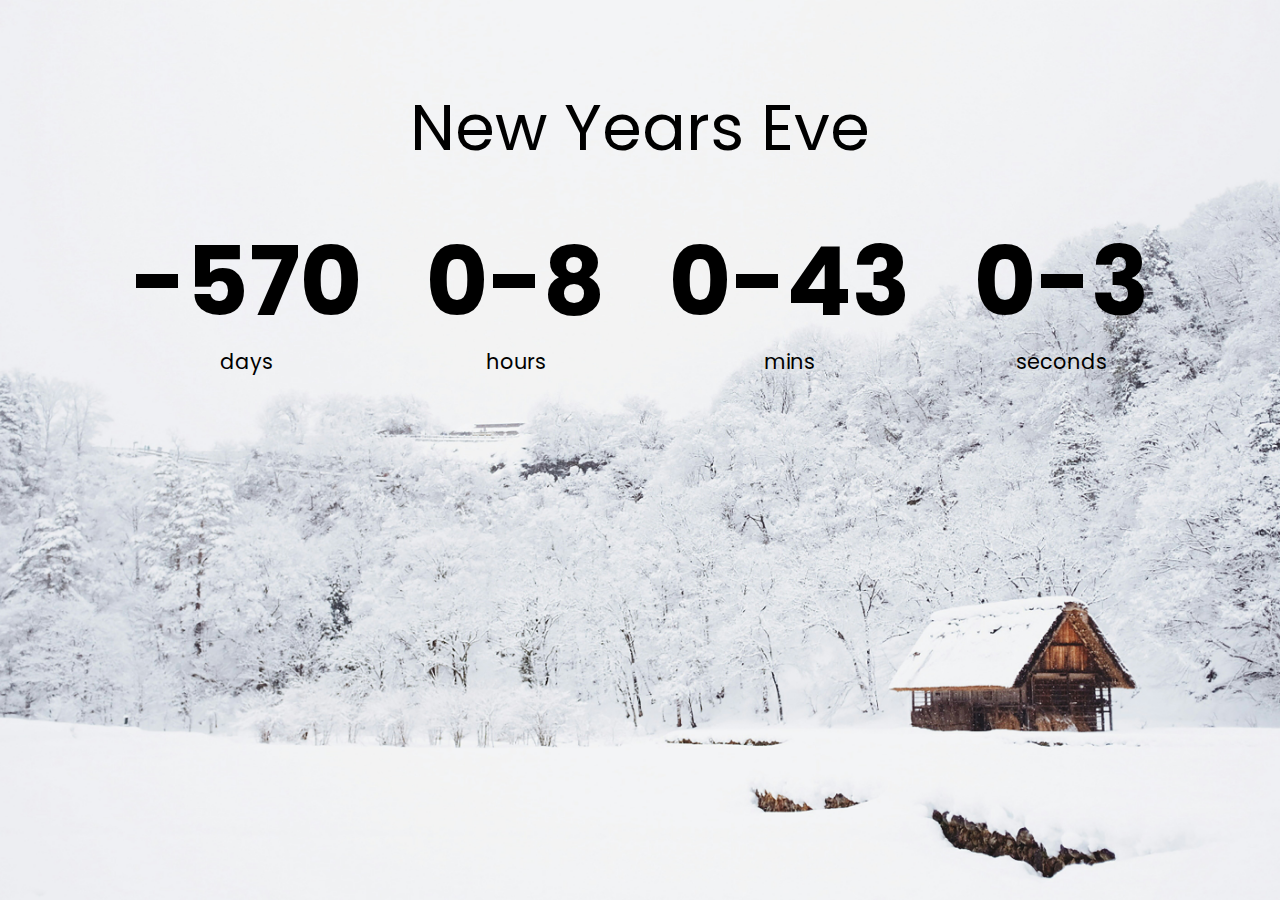
<file: index.html>
<!DOCTYPE html>
<html lang="en">
    <head>
        <meta charset="UTF-8" />
        <meta name="viewport" content="width=device-width, initial-scale=1.0" />
        <title>Countdown Timer</title>
        <link rel="stylesheet" href="styles.css" />
        
    </head>
    <body>
        <h1>New Years Eve</h1>

        <div class="countdown-container">
            <div class="countdown-el days-c">
                <p class="big-text" id="days">0</p>
                <span>days</span>
            </div>
            <div class="countdown-el hours-c">
                <p class="big-text" id="hours">0</p>
                <span>hours</span>
            </div>
            <div class="countdown-el mins-c">
                <p class="big-text" id="mins">0</p>
                <span>mins</span>
            </div>
            <div class="countdown-el seconds-c">
                <p class="big-text" id="seconds">0</p>
                <span>seconds</span>
            </div>
        </div>

        <script src="script.js" defer></script>
    </body>
</html>
</file>
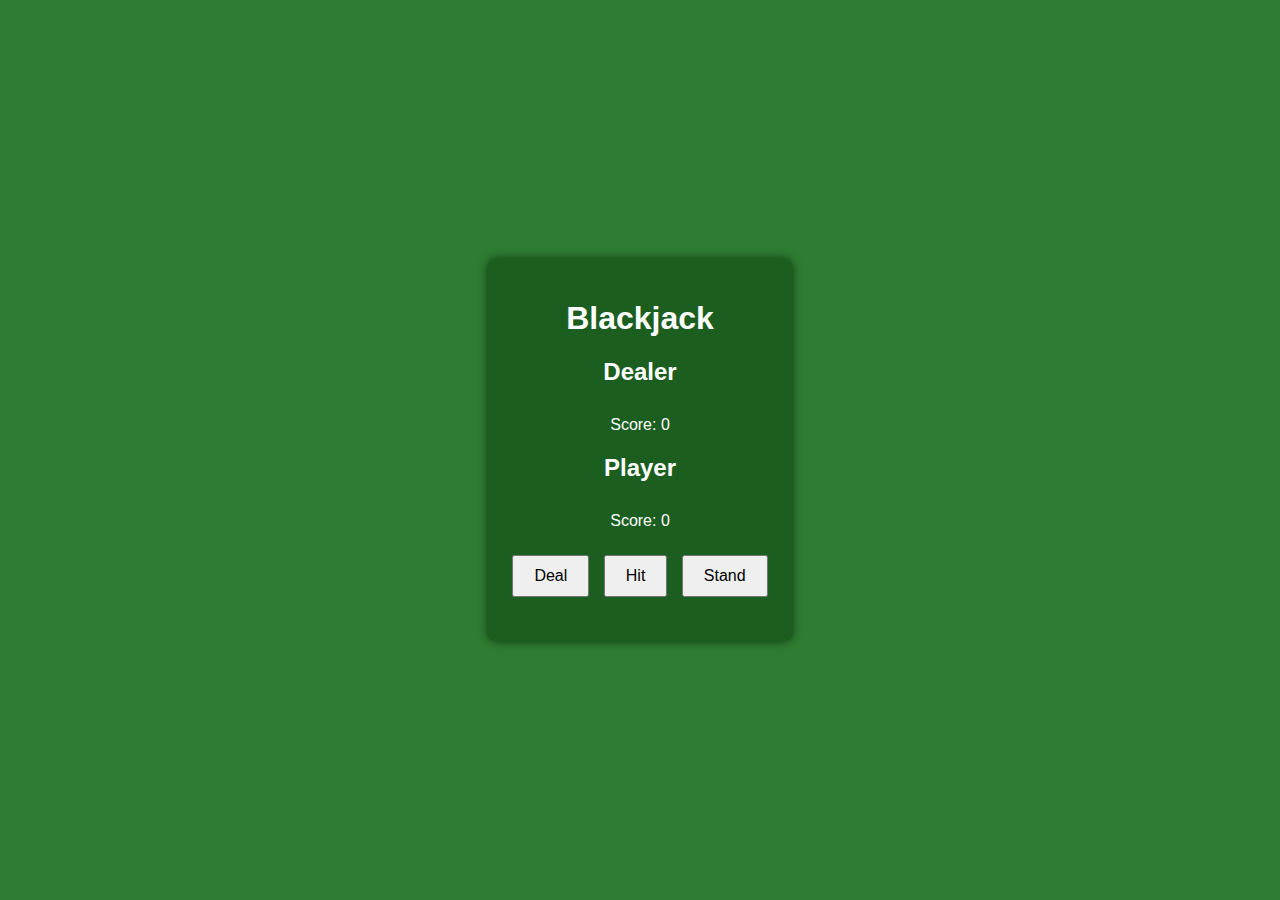
<file: blackjack/index.html>
<!DOCTYPE html>
<html lang="en">
<head>
    <meta charset="UTF-8">
    <meta name="viewport" content="width=device-width, initial-scale=1.0">
    <title>Blackjack Game</title>
    <link rel="stylesheet" href="styles.css">
</head>
<body>
    <div id="game-container">
        <h1>Blackjack</h1>
        <div id="dealer">
            <h2>Dealer</h2>
            <div id="dealer-cards" class="cards"></div>
            <div id="dealer-score">Score: 0</div>
        </div>
        <div id="player">
            <h2>Player</h2>
            <div id="player-cards" class="cards"></div>
            <div id="player-score">Score: 0</div>
        </div>
        <div id="controls">
            <button id="deal-button">Deal</button>
            <button id="hit-button">Hit</button>
            <button id="stand-button">Stand</button>
            <div id="message"></div>
        </div>
    </div>
    <script src="scripts.js"></script>
</body>
</html>
</file>
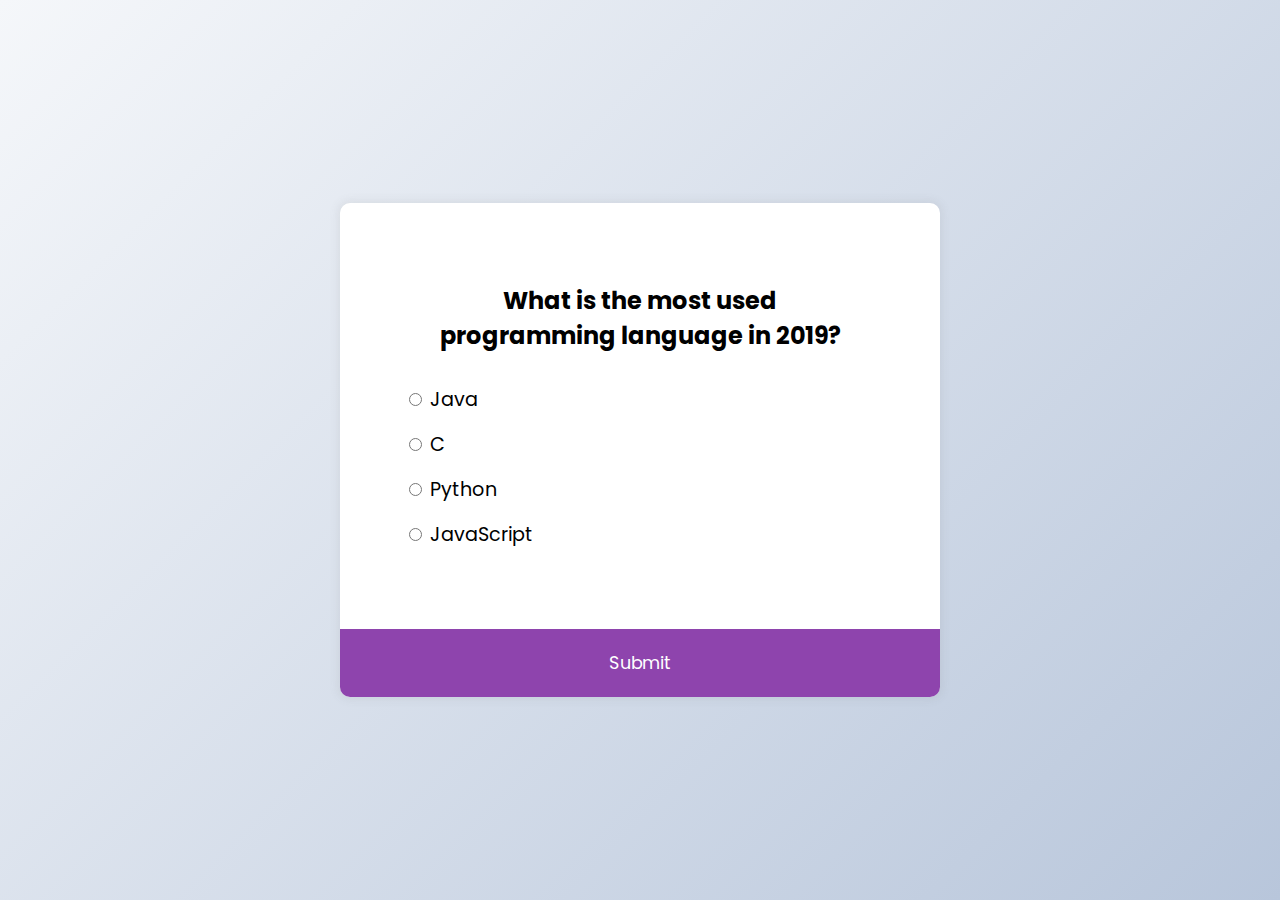
<file: quiz/index.html>
<!DOCTYPE html>
<html lang="en">
    <head>
        <meta charset="UTF-8" />
        <meta name="viewport" content="width=device-width, initial-scale=1.0" />
        <title>Quiz App</title>
        <link rel="stylesheet" href="styles.css" />
        <script src="script.js" defer></script>
    </head>
    <body>
        <div class="quiz-container" id="quiz">
            <div class="quiz-header">
                <h2 id="question">Question text</h2>
                <ul>
                    <li>
                        <input
                            type="radio"
                            id="a"
                            name="answer"
                            class="answer"
                        />
                        <label id="a_text" for="a">Question</label>
                    </li>
                    <li>
                        <input
                            type="radio"
                            id="b"
                            name="answer"
                            class="answer"
                        />
                        <label id="b_text" for="b">Question</label>
                    </li>
                    <li>
                        <input
                            type="radio"
                            id="c"
                            name="answer"
                            class="answer"
                        />
                        <label id="c_text" for="c">Question</label>
                    </li>
                    <li>
                        <input
                            type="radio"
                            id="d"
                            name="answer"
                            class="answer"
                        />
                        <label id="d_text" for="d">Question</label>
                    </li>
                </ul>
            </div>
            <button id="submit">Submit</button>
        </div>
    </body>
</html>
</file>
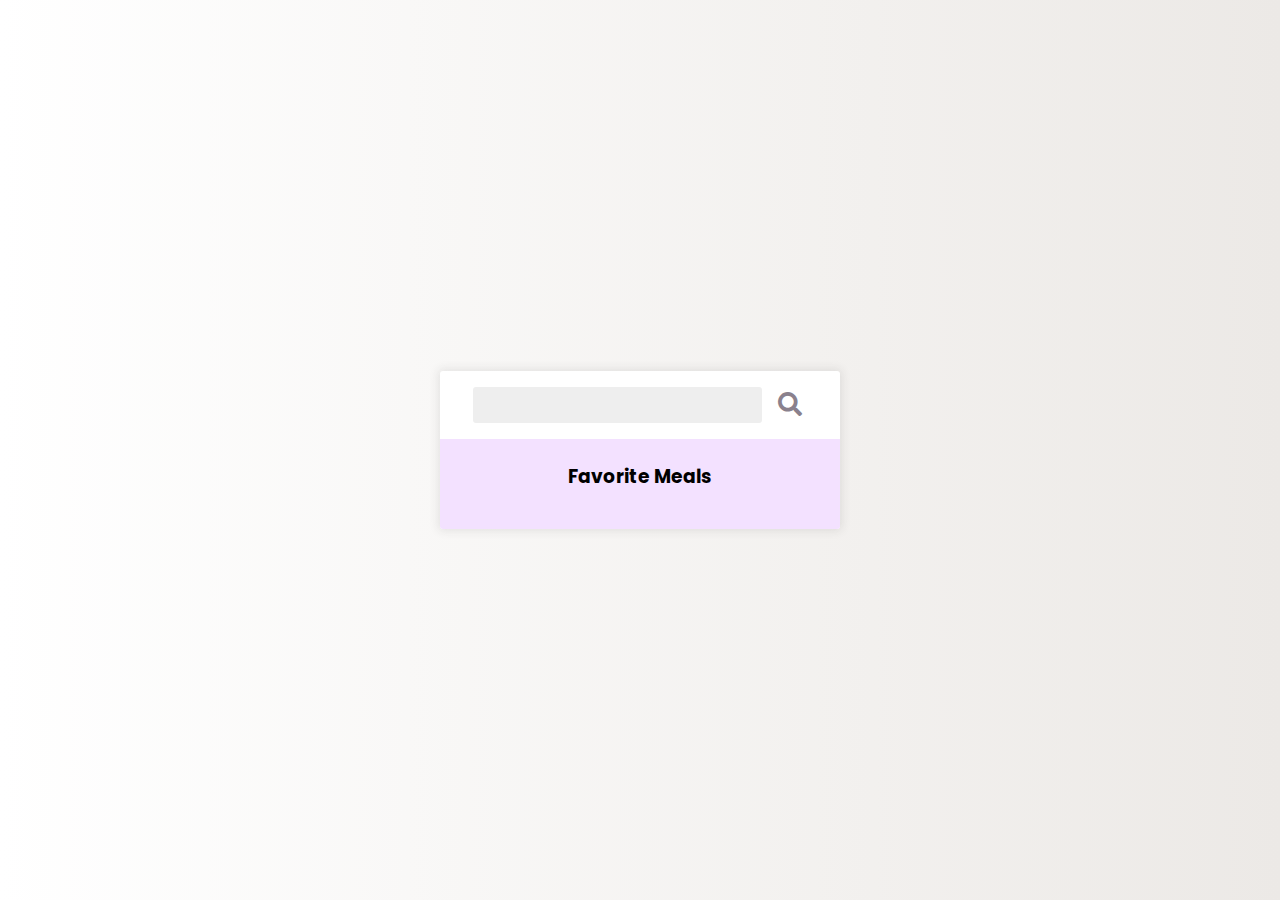
<file: recipe/index.html>
<!DOCTYPE html>
<html lang="en">
    <head>
        <meta charset="UTF-8" />
        <meta name="viewport" content="width=device-width, initial-scale=1.0" />
        <title>Recipes App</title>
        <link
            rel="stylesheet"
            href="https://cdnjs.cloudflare.com/ajax/libs/font-awesome/5.14.0/css/all.min.css"
        />
        <link rel="stylesheet" href="styles.css" />
        <script src="script.js" defer></script>
    </head>
    <body>
        <div class="mobile-container">
            <header>
                <input type="text" id="search-term" />
                <button id="search"><i class="fas fa-search"></i></button>
            </header>
            <div class="fav-container">
                <h3>Favorite Meals</h3>
                <ul class="fav-meals" id="fav-meals"></ul>
            </div>
            <div class="meals" id="meals"></div>
        </div>

        <div class="popup-container hidden" id="meal-popup">
            <div class="popup">
                <button id="close-popup" class="close-popup">
                    <i class="fas fa-times"></i>
                </button>
                <div class="meal-info" id="meal-info"></div>
            </div>
        </div>
    </body>
</html>
</file>
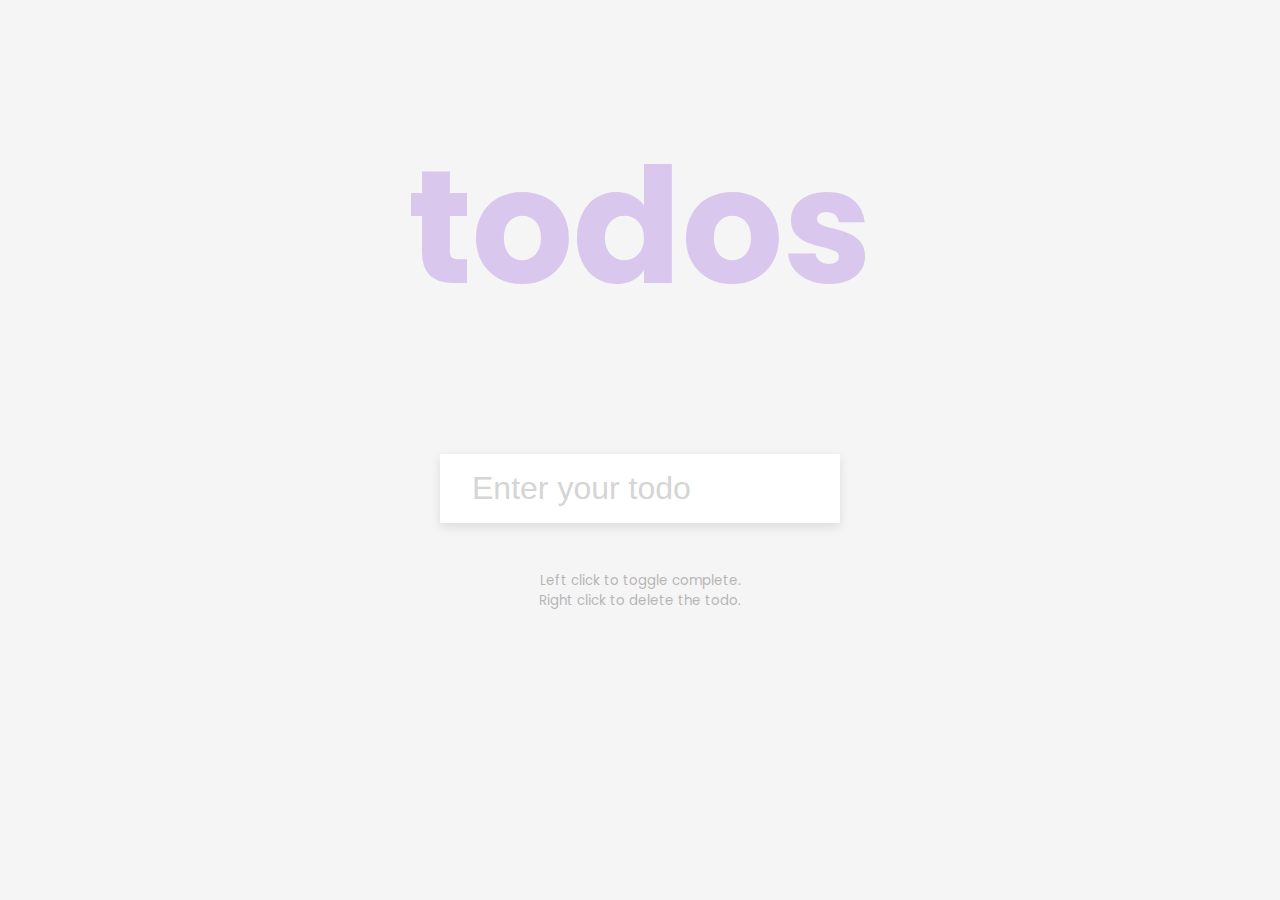
<file: blackjack/todo/index.html>
<!DOCTYPE html>
<html lang="en">
    <head>
        <meta charset="UTF-8" />
        <meta name="viewport" content="width=device-width, initial-scale=1.0" />
        <title>ToDo App</title>
        <link rel="stylesheet" href="styles.css" />
        <script src="scripts.js" defer></script>
    </head>
    <body>
        <h1>todos</h1>
        <form id="form">
            <input
                type="text"
                id="input"
                class="input"
                placeholder="Enter your todo"
                autocomplete="off"
            />
            <ul class="todos" id="todos"></ul>
        </form>
        <small
            >Left click to toggle complete. <br />Right click to delete the
            todo.</small
        >
    </body>
</html>
</file>
<file: styles.css>
@import url("https://fonts.googleapis.com/css2?family=Poppins:wght@200;400;600&display=swap");

* {
    box-sizing: border-box;
}

body {
    background-image: url("/img/snow.jpg");
    background-size: cover;
    background-position: center center;
    display: flex;
    flex-direction: column;
    align-items: center;
    min-height: 100vh;
    font-family: "Poppins", sans-serif;
    margin: 0;
}

h1 {
    font-weight: normal;
    font-size: 4rem;
    margin-top: 5rem;
}

.countdown-container {
    display: flex;
    flex-wrap: wrap;
    justify-content: center;
}

.big-text {
    font-weight: bold;
    font-size: 6rem;
    line-height: 1;
    margin: 1rem 2rem;
}

.countdown-el {
    text-align: center;
}

.countdown-el span {
    font-size: 1.3rem;
}
</file>
<file: blackjack/styles.css>
body {
    font-family: Arial, sans-serif;
    background-color: #2e7d32;
    color: white;
    display: flex;
    justify-content: center;
    align-items: center;
    height: 100vh;
    margin: 0;
}

#game-container {
    text-align: center;
    background-color: #1b5e20;
    padding: 20px;
    border-radius: 10px;
    box-shadow: 0 0 10px rgba(0, 0, 0, 0.5);
}

#dealer, #player {
    margin-bottom: 20px;
}

.cards {
    display: flex;
    justify-content: center;
    margin: 10px 0;
}

.card {
    width: 60px;
    height: 90px;
    background-color: white;
    color: black;
    border: 1px solid #000;
    border-radius: 5px;
    display: flex;
    justify-content: center;
    align-items: center;
    margin: 0 5px;
    font-size: 24px;
    position: relative;
}

.card .suit {
    position: absolute;
    top: 5px;
    right: 5px;
    font-size: 12px;
}

#controls button {
    margin: 5px;
    padding: 10px 20px;
    font-size: 16px;
    cursor: pointer;
}

#message {
    margin-top: 20px;
    font-size: 18px;
}
</file>
<file: quiz/styles.css>
@import url("https://fonts.googleapis.com/css2?family=Poppins:wght@200;400;600&display=swap");

* {
    box-sizing: border-box;
}

body {
    background-color: #b8c6db;
    background-image: linear-gradient(315deg, #b8c6db 0%, #f5f7fa 100%);
    display: flex;
    align-items: center;
    justify-content: center;
    font-family: "Poppins", sans-serif;
    margin: 0;
    min-height: 100vh;
}

.quiz-container {
    background-color: #fff;
    border-radius: 10px;
    box-shadow: 0 0 10px 2px rgba(100, 100, 100, 0.1);
    overflow: hidden;
    width: 600px;
    max-width: 100%;
}

.quiz-header {
    padding: 4rem;
}

h2 {
    padding: 1rem;
    text-align: center;
    margin: 0;
}

ul {
    list-style-type: none;
    padding: 0;
}

ul li {
    font-size: 1.2rem;
    margin: 1rem 0;
}

ul li label {
    cursor: pointer;
}

button {
    background-color: #8e44ad;
    border: none;
    color: white;
    cursor: pointer;
    display: block;
    font-family: inherit;
    font-size: 1.1rem;
    width: 100%;
    padding: 1.3rem;
}

button:hover {
    background-color: #732d91;
}

button:focus {
    background-color: #5e3370;
    outline: none;
}
</file>
<file: recipe/styles.css>
@import url("https://fonts.googleapis.com/css2?family=Poppins:wght@200;400;600&display=swap");

* {
    box-sizing: border-box;
}

body {
    background: #ece9e6;
    background: -webkit-linear-gradient(to right, #ffffff, #ece9e6);
    background: linear-gradient(to right, #ffffff, #ece9e6);
    display: flex;
    align-items: center;
    justify-content: center;
    font-family: "Poppins", sans-serif;
    margin: 0;
    min-height: 100vh;
}

img {
    max-width: 100%;
}

.mobile-container {
    background-color: #fff;
    box-shadow: 0 0 10px 2px #3333331a;
    border-radius: 3px;
    overflow: hidden;
    width: 400px;
}

header {
    display: flex;
    align-items: center;
    justify-content: center;
    padding: 1rem;
}

header input {
    background-color: #eee;
    border: none;
    border-radius: 3px;
    font-family: inherit;
    padding: 0.5rem 1rem;
}

header button {
    background-color: transparent;
    border: none;
    color: rgb(138, 129, 141);
    font-size: 1.5rem;
    margin-left: 10px;
}

.fav-container {
    background-color: rgb(243, 225, 255);
    padding: 0.25rem 1rem;
    text-align: center;
}

.fav-meals {
    display: flex;
    flex-wrap: wrap;
    justify-content: center;
    list-style-type: none;
    padding: 0;
}

.fav-meals li {
    cursor: pointer;
    position: relative;
    margin: 5px;
    width: 75px;
}

.fav-meals li .clear {
    background-color: transparent;
    border: none;
    cursor: pointer;
    opacity: 0;
    position: absolute;
    top: -0.5rem;
    right: -0.5rem;
    font-size: 1.2rem;
}

.fav-meals li:hover .clear {
    opacity: 1;
}

.fav-meals li img {
    border: 2px solid #ffffff;
    border-radius: 50%;
    box-shadow: 0 0 10px 2px #3333331a;
    object-fit: cover;
    height: 70px;
    width: 70px;
}

.fav-meals li span {
    display: inline-block;
    font-size: 0.9rem;
    white-space: nowrap;
    overflow: hidden;
    text-overflow: ellipsis;
    width: 75px;
}

.meal {
    border-radius: 3px;
    box-shadow: 0 0 10px 2px #3333331a;
    cursor: pointer;
    margin: 1.5rem;
    overflow: hidden;
}

.meal-header {
    position: relative;
}

.meal-header .random {
    position: absolute;
    top: 1rem;
    background-color: #fff;
    padding: 0.25rem 1rem;
    border-top-right-radius: 3px;
    border-bottom-right-radius: 3px;
}

.meal-header img {
    object-fit: cover;
    height: 250px;
    width: 100%;
}

.meal-body {
    display: flex;
    align-items: center;
    justify-content: space-between;
    padding: 1rem;
}

.meal-body h4 {
    margin: 0;
}

.meal-body .fav-btn {
    border: none;
    background-color: transparent;
    color: rgb(197, 188, 188);
    cursor: pointer;
    font-size: 1.2rem;
}

.meal-body .fav-btn.active {
    color: rebeccapurple;
}

.popup-container {
    background-color: rgba(0, 0, 0, 0.5);
    display: flex;
    align-items: center;
    justify-content: center;
    position: fixed;
    left: 0;
    right: 0;
    top: 0;
    bottom: 0;
}

.popup-container.hidden {
    opacity: 0;
    pointer-events: none;
}

.popup {
    background-color: #fff;
    border-radius: 5px;
    padding: 0 2rem;
    position: relative;
    overflow: auto;
    max-height: 100vh;
    max-width: 600px;
    width: 100%;
}

.popup .close-popup {
    background-color: transparent;
    border: none;
    cursor: pointer;
    font-size: 1.5rem;
    position: absolute;
    top: 1rem;
    right: 1rem;
}

.meal-info h1 {
    text-align: center;
}
</file>
<file: blackjack/todo/styles.css>
@import url("https://fonts.googleapis.com/css2?family=Poppins:wght@200;400;600&display=swap");

* {
    box-sizing: border-box;
}

body {
    background-color: #f5f5f5;
    color: #444;
    display: flex;
    align-items: center;
    flex-direction: column;
    font-family: "Poppins", sans-serif;
    margin: 0;
    min-height: 100vh;
}

h1 {
    color: rgb(179, 131, 226);
    font-size: 10rem;
    text-align: center;
    opacity: 0.4;
}

form {
    box-shadow: 0 4px 10px rgba(0, 0, 0, 0.1);
    max-width: 100%;
    width: 400px;
}

.input {
    border: none;
    color: #444;
    font-size: 2rem;
    padding: 1rem 2rem;
    display: block;
    width: 100%;
}

.input::placeholder {
    color: #d5d5d5;
}

.todos {
    background-color: #fff;
    padding: 0;
    margin: 0;
    list-style-type: none;
}

.todos li {
    border-top: 1px solid #e5e5e5;
    cursor: pointer;
    font-size: 1.5rem;
    padding: 1rem 2rem;
}

.todos li.completed {
    color: #b6b6b6;
    text-decoration: line-through;
}

small {
    color: #b5b5b5;
    margin-top: 3rem;
    text-align: center;
}
</file>
